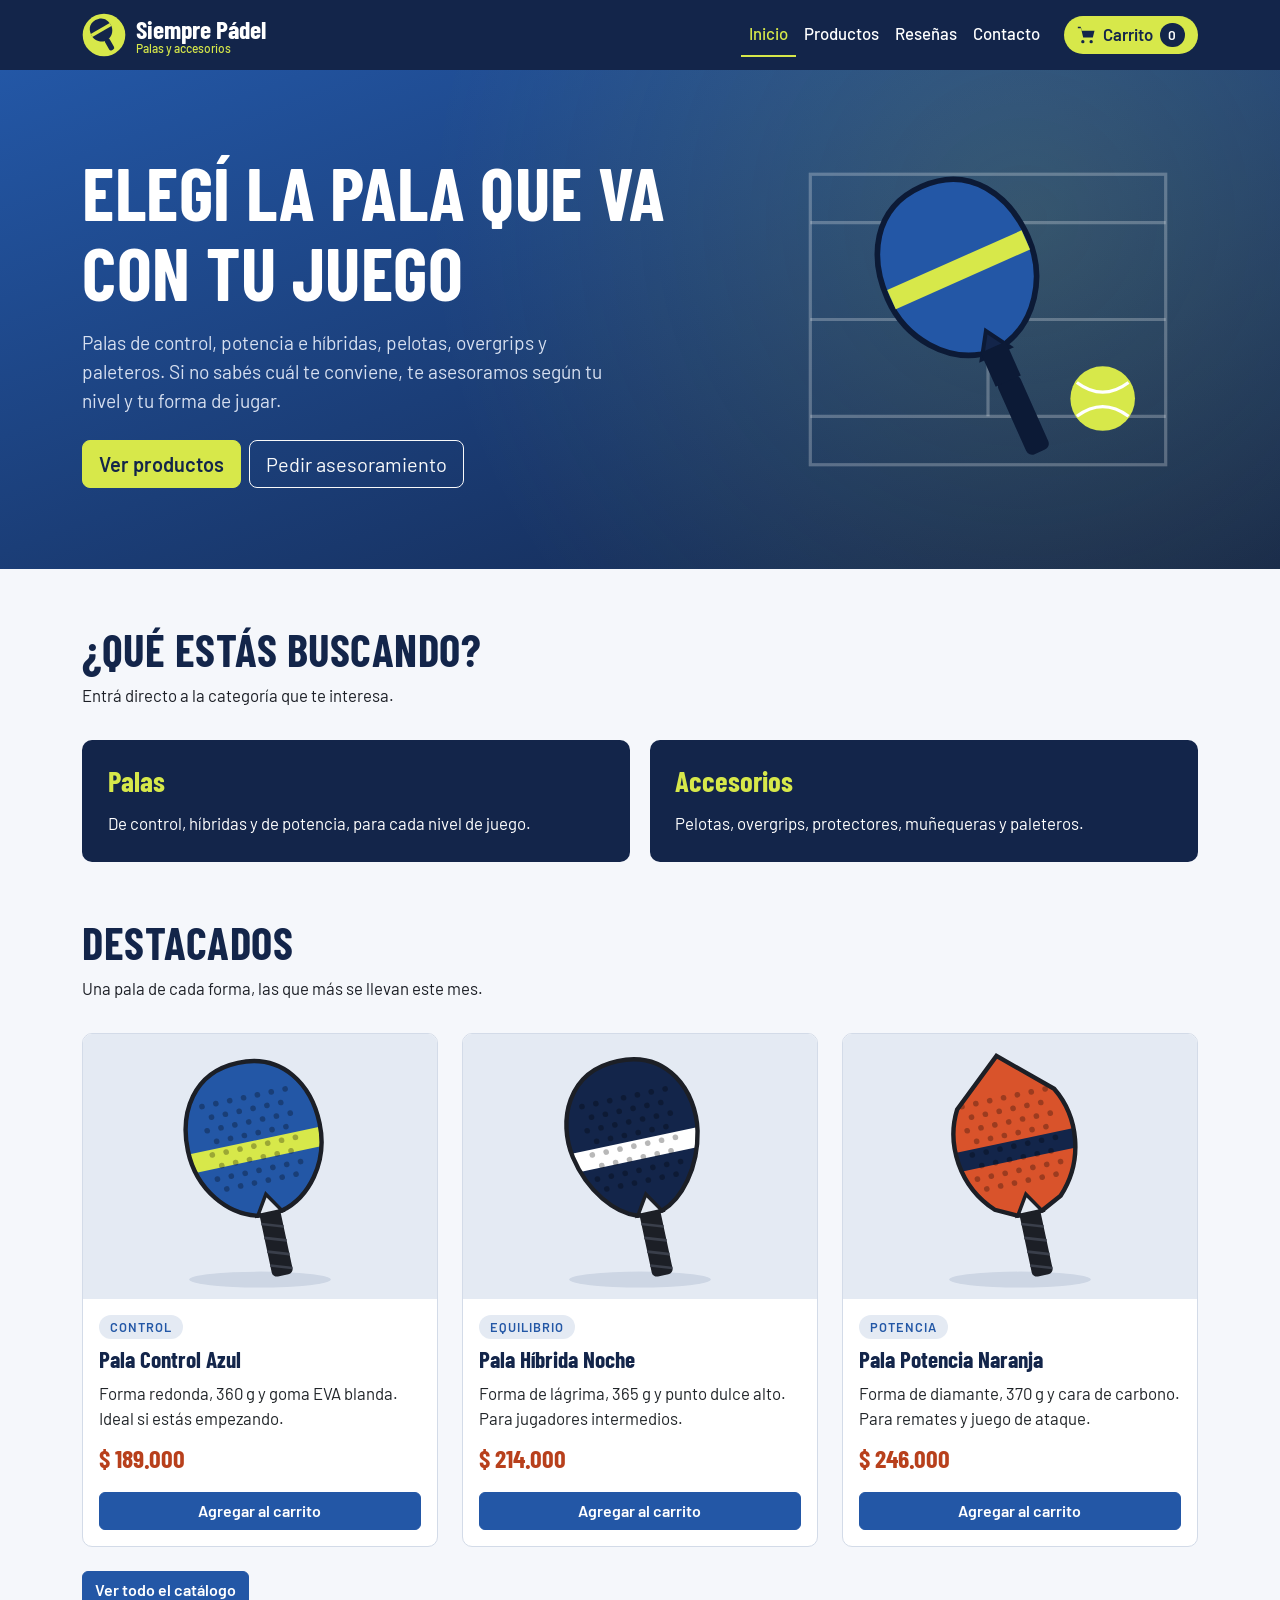
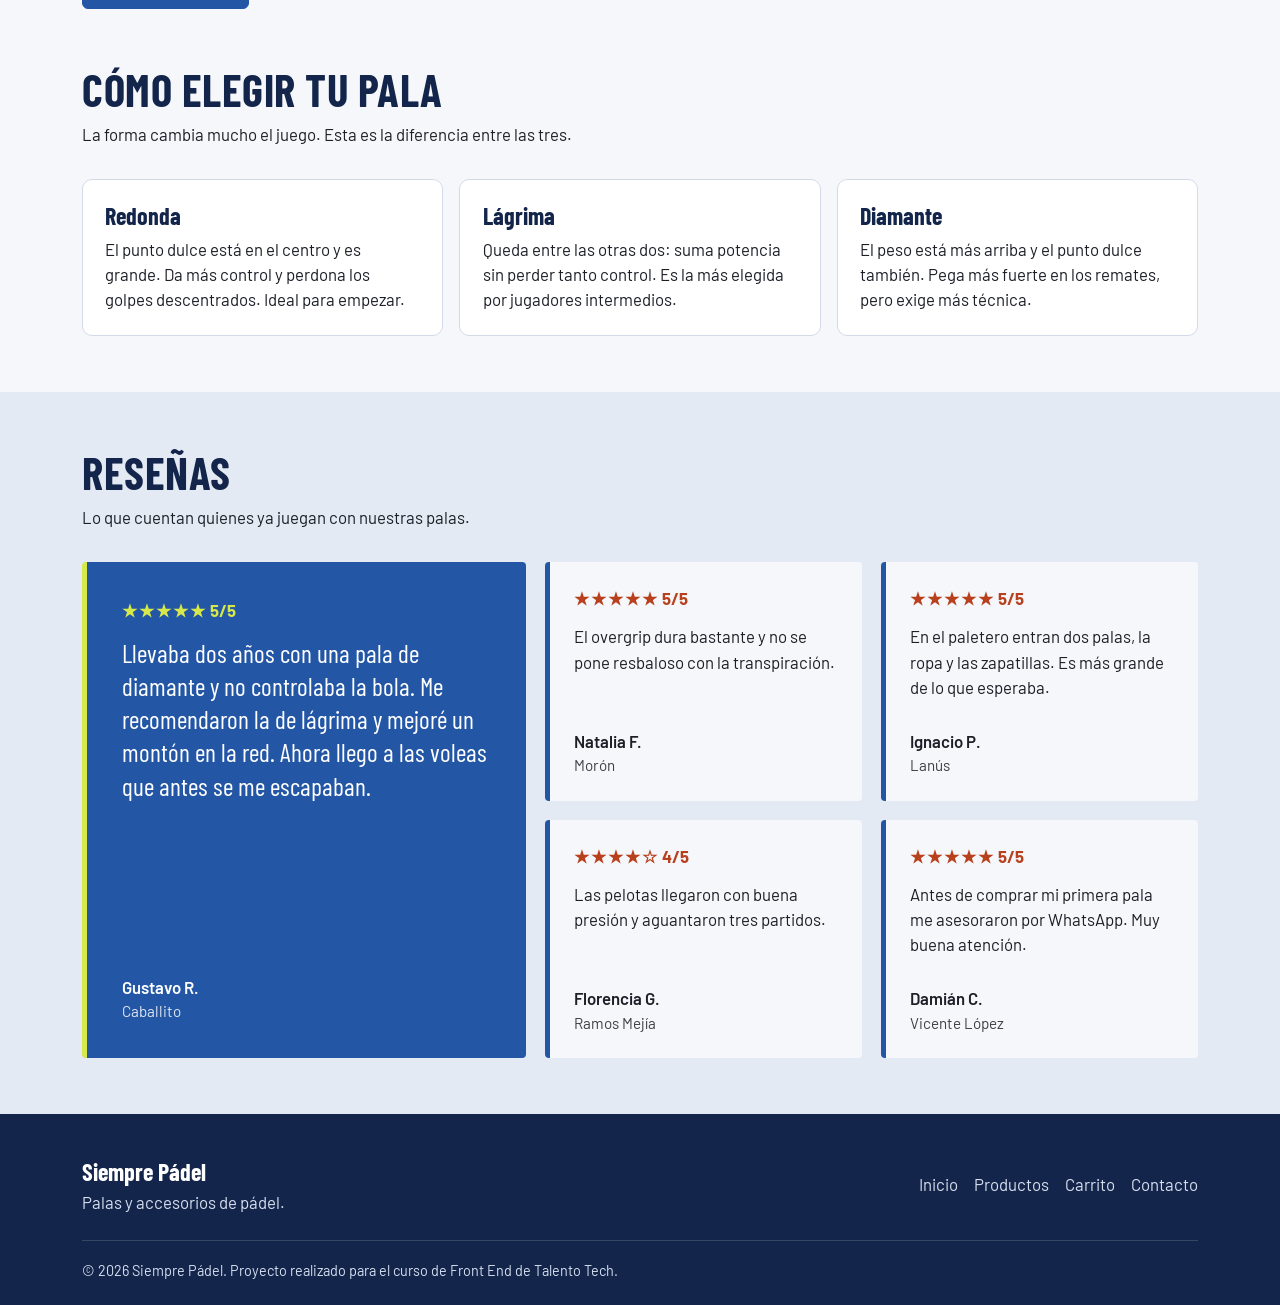
<file: index.html>
<!DOCTYPE html>
<html lang="es">

<head>
    <meta charset="UTF-8">
    <meta name="viewport" content="width=device-width, initial-scale=1.0">
    <title>Siempre Pádel | Palas y accesorios de pádel</title>
    <meta name="description" content="Tienda online de pádel: palas de control, potencia e híbridas, pelotas, overgrips y paleteros con envío a domicilio.">
    <meta name="author" content="Marcelo Martínez">
    <meta name="theme-color" content="#13254a">

    <!-- Datos para cuando se comparte el link en redes -->
    <meta property="og:title" content="Siempre Pádel | Palas y accesorios de pádel">
    <meta property="og:description" content="Tienda online de pádel: palas de control, potencia e híbridas, pelotas, overgrips y paleteros con envío a domicilio.">
    <meta property="og:type" content="website">
    <meta property="og:locale" content="es_AR">

    <!-- Favicon -->
    <link rel="icon" href="img/favicon.svg" type="image/svg+xml">

    <!-- Google Fonts: Barlow Condensed para títulos y Barlow para el texto -->
    <link rel="preconnect" href="https://fonts.googleapis.com">
    <link rel="preconnect" href="https://fonts.gstatic.com" crossorigin>
    <link href="https://fonts.googleapis.com/css2?family=Barlow+Condensed:wght@600;700&family=Barlow:wght@400;500;600&display=swap" rel="stylesheet">

    <!-- Bootstrap y después la hoja de estilos propia -->
    <link rel="preconnect" href="https://cdn.jsdelivr.net">
    <link href="https://cdn.jsdelivr.net/npm/bootstrap@5.3.3/dist/css/bootstrap.min.css" rel="stylesheet">
    <link rel="stylesheet" href="css/styles.css">
</head>

<body data-raiz=".">

    <!-- Enlace para saltear el menú con el teclado (aparece al presionar Tab) -->
    <a href="#contenido" class="saltar">Saltar al contenido</a>

    <!-- ========== ENCABEZADO ========== -->
    <header class="encabezado">
        <nav class="navbar navbar-expand-md navbar-dark" aria-label="Navegación principal">
            <div class="container">
                <a class="navbar-brand logo" href="index.html">
                    <img src="img/logo.svg" alt="" width="44" height="44">
                    <span>Siempre Pádel <small>Palas y accesorios</small></span>
                </a>

                <!-- Acceso al carrito con contador (lo actualiza script.js) -->
                <a class="carrito-link order-md-last ms-auto me-2 ms-md-3 me-md-0" href="pages/carrito.html">
                    <svg width="20" height="20" viewBox="0 0 24 24" aria-hidden="true">
                        <path fill="currentColor" d="M7 18a2 2 0 1 0 0 4 2 2 0 0 0 0-4Zm10 0a2 2 0 1 0 0 4 2 2 0 0 0 0-4ZM5.2 4l.6 3H21l-2 8H7.4L4.4 2H1v2h3.2Z"/>
                    </svg>
                    <span class="carrito-texto">Carrito</span>
                    <span class="contador-carrito">0</span>
                    <span class="visually-hidden">productos</span>
                </a>

                <button class="navbar-toggler" type="button" data-bs-toggle="collapse" data-bs-target="#menu-principal" aria-controls="menu-principal" aria-expanded="false" aria-label="Abrir o cerrar el menú">
                    <span class="navbar-toggler-icon"></span>
                </button>

                <!-- Lista de navegación entre páginas -->
                <div class="collapse navbar-collapse" id="menu-principal">
                    <ul class="navbar-nav ms-auto menu">
                        <li class="nav-item"><a class="nav-link active" aria-current="page" href="index.html">Inicio</a></li>
                        <li class="nav-item"><a class="nav-link" href="pages/productos.html">Productos</a></li>
                        <li class="nav-item"><a class="nav-link" href="index.html#resenias">Reseñas</a></li>
                        <li class="nav-item"><a class="nav-link" href="pages/contacto.html">Contacto</a></li>
                    </ul>
                </div>
            </div>
        </nav>
    </header>

    <main id="contenido">

        <!-- ========== PORTADA ========== -->
        <section class="portada" aria-labelledby="titulo-portada">
            <div class="container portada-contenido">
                <div>
                    <h1 id="titulo-portada">Elegí la pala que va con tu juego</h1>
                    <p class="mb-4">
                        Palas de control, potencia e híbridas, pelotas, overgrips y paleteros.
                        Si no sabés cuál te conviene, te asesoramos según tu nivel y tu forma de jugar.
                    </p>
                    <div class="d-flex flex-wrap gap-2">
                        <a href="pages/productos.html" class="btn btn-pelota btn-lg">Ver productos</a>
                        <a href="pages/contacto.html" class="btn btn-outline-light btn-lg">Pedir asesoramiento</a>
                    </div>
                </div>
                <img class="portada-imagen" src="img/hero.svg" alt="Ilustración de una pala de pádel azul y una pelota sobre las líneas de una cancha" width="520" height="440">
            </div>
        </section>

        <!-- ========== CATEGORÍAS ========== -->
        <section class="seccion" aria-labelledby="titulo-categorias">
            <div class="container">
                <h2 id="titulo-categorias">¿Qué estás buscando?</h2>
                <p class="seccion-intro">Entrá directo a la categoría que te interesa.</p>

                <!-- Los links pasan la categoría por la URL y productos.html la usa para filtrar -->
                <div class="categorias">
                    <a class="categoria" href="pages/productos.html?categoria=palas">
                        <h3>Palas</h3>
                        <span>De control, híbridas y de potencia, para cada nivel de juego.</span>
                    </a>
                    <a class="categoria" href="pages/productos.html?categoria=accesorios">
                        <h3>Accesorios</h3>
                        <span>Pelotas, overgrips, protectores, muñequeras y paleteros.</span>
                    </a>
                </div>
            </div>
        </section>

        <!-- ========== DESTACADOS (se cargan desde la API) ========== -->
        <section id="destacados" class="seccion pt-0" aria-labelledby="titulo-destacados">
            <div class="container">
                <h2 id="titulo-destacados">Destacados</h2>
                <p class="seccion-intro">Una pala de cada forma, las que más se llevan este mes.</p>

                <div class="productos" id="lista-destacados" aria-live="polite">
                    <p class="estado-carga">Cargando productos...</p>
                    <noscript><p class="estado-carga">Para ver los productos necesitás tener JavaScript activado.</p></noscript>
                </div>

                <a href="pages/productos.html" class="btn btn-cancha mt-4">Ver todo el catálogo</a>
            </div>
        </section>

        <!-- ========== CÓMO ELEGIR LA PALA (grilla de Bootstrap) ========== -->
        <section class="seccion pt-0" aria-labelledby="titulo-formas">
            <div class="container">
                <h2 id="titulo-formas">Cómo elegir tu pala</h2>
                <p class="seccion-intro">La forma cambia mucho el juego. Esta es la diferencia entre las tres.</p>

                <div class="row g-3">
                    <div class="col-md-4">
                        <article class="forma-pala">
                            <h3>Redonda</h3>
                            <p class="mb-0">El punto dulce está en el centro y es grande. Da más control y perdona los golpes descentrados. Ideal para empezar.</p>
                        </article>
                    </div>
                    <div class="col-md-4">
                        <article class="forma-pala">
                            <h3>Lágrima</h3>
                            <p class="mb-0">Queda entre las otras dos: suma potencia sin perder tanto control. Es la más elegida por jugadores intermedios.</p>
                        </article>
                    </div>
                    <div class="col-md-4">
                        <article class="forma-pala">
                            <h3>Diamante</h3>
                            <p class="mb-0">El peso está más arriba y el punto dulce también. Pega más fuerte en los remates, pero exige más técnica.</p>
                        </article>
                    </div>
                </div>
            </div>
        </section>

        <!-- ========== RESEÑAS (Grid) ========== -->
        <section id="resenias" class="seccion seccion-resenias" aria-labelledby="titulo-resenias">
            <div class="container">
                <h2 id="titulo-resenias">Reseñas</h2>
                <p class="seccion-intro">Lo que cuentan quienes ya juegan con nuestras palas.</p>

                <div class="resenias">
                    <article class="resenia resenia-destacada">
                        <figure>
                            <p class="resenia-estrellas"><span aria-hidden="true">★★★★★</span> 5/5</p>
                            <blockquote>
                                <p>Llevaba dos años con una pala de diamante y no controlaba la bola. Me recomendaron la de lágrima y mejoré un montón en la red. Ahora llego a las voleas que antes se me escapaban.</p>
                            </blockquote>
                            <figcaption class="resenia-autor">Gustavo R. <span>Caballito</span></figcaption>
                        </figure>
                    </article>

                    <article class="resenia">
                        <figure>
                            <p class="resenia-estrellas"><span aria-hidden="true">★★★★★</span> 5/5</p>
                            <blockquote>
                                <p>El overgrip dura bastante y no se pone resbaloso con la transpiración.</p>
                            </blockquote>
                            <figcaption class="resenia-autor">Natalia F. <span>Morón</span></figcaption>
                        </figure>
                    </article>

                    <article class="resenia">
                        <figure>
                            <p class="resenia-estrellas"><span aria-hidden="true">★★★★★</span> 5/5</p>
                            <blockquote>
                                <p>En el paletero entran dos palas, la ropa y las zapatillas. Es más grande de lo que esperaba.</p>
                            </blockquote>
                            <figcaption class="resenia-autor">Ignacio P. <span>Lanús</span></figcaption>
                        </figure>
                    </article>

                    <article class="resenia">
                        <figure>
                            <p class="resenia-estrellas"><span aria-hidden="true">★★★★☆</span> 4/5</p>
                            <blockquote>
                                <p>Las pelotas llegaron con buena presión y aguantaron tres partidos.</p>
                            </blockquote>
                            <figcaption class="resenia-autor">Florencia G. <span>Ramos Mejía</span></figcaption>
                        </figure>
                    </article>

                    <article class="resenia">
                        <figure>
                            <p class="resenia-estrellas"><span aria-hidden="true">★★★★★</span> 5/5</p>
                            <blockquote>
                                <p>Antes de comprar mi primera pala me asesoraron por WhatsApp. Muy buena atención.</p>
                            </blockquote>
                            <figcaption class="resenia-autor">Damián C. <span>Vicente López</span></figcaption>
                        </figure>
                    </article>

                </div>
            </div>
        </section>

    </main>

    <!-- ========== PIE DE PÁGINA ========== -->
    <footer class="pie">
        <div class="container pie-contenido">
            <div>
                <p class="pie-marca">Siempre Pádel</p>
                <p class="mb-0">Palas y accesorios de pádel.</p>
            </div>

            <nav aria-label="Enlaces del pie de página">
                <ul class="pie-links">
                    <li><a href="index.html">Inicio</a></li>
                    <li><a href="pages/productos.html">Productos</a></li>
                    <li><a href="pages/carrito.html">Carrito</a></li>
                    <li><a href="pages/contacto.html">Contacto</a></li>
                </ul>
            </nav>

            <p class="pie-copy">&copy; <span id="anio">2026</span> Siempre Pádel. Proyecto realizado para el curso de Front End de Talento Tech.</p>
        </div>
    </footer>

    <!-- Bootstrap (menú desplegable y ventana de confirmación) y el script del sitio -->
    <script src="https://cdn.jsdelivr.net/npm/bootstrap@5.3.3/dist/js/bootstrap.bundle.min.js" defer></script>
    <script src="js/script.js" defer></script>

</body>

</html>
</file>
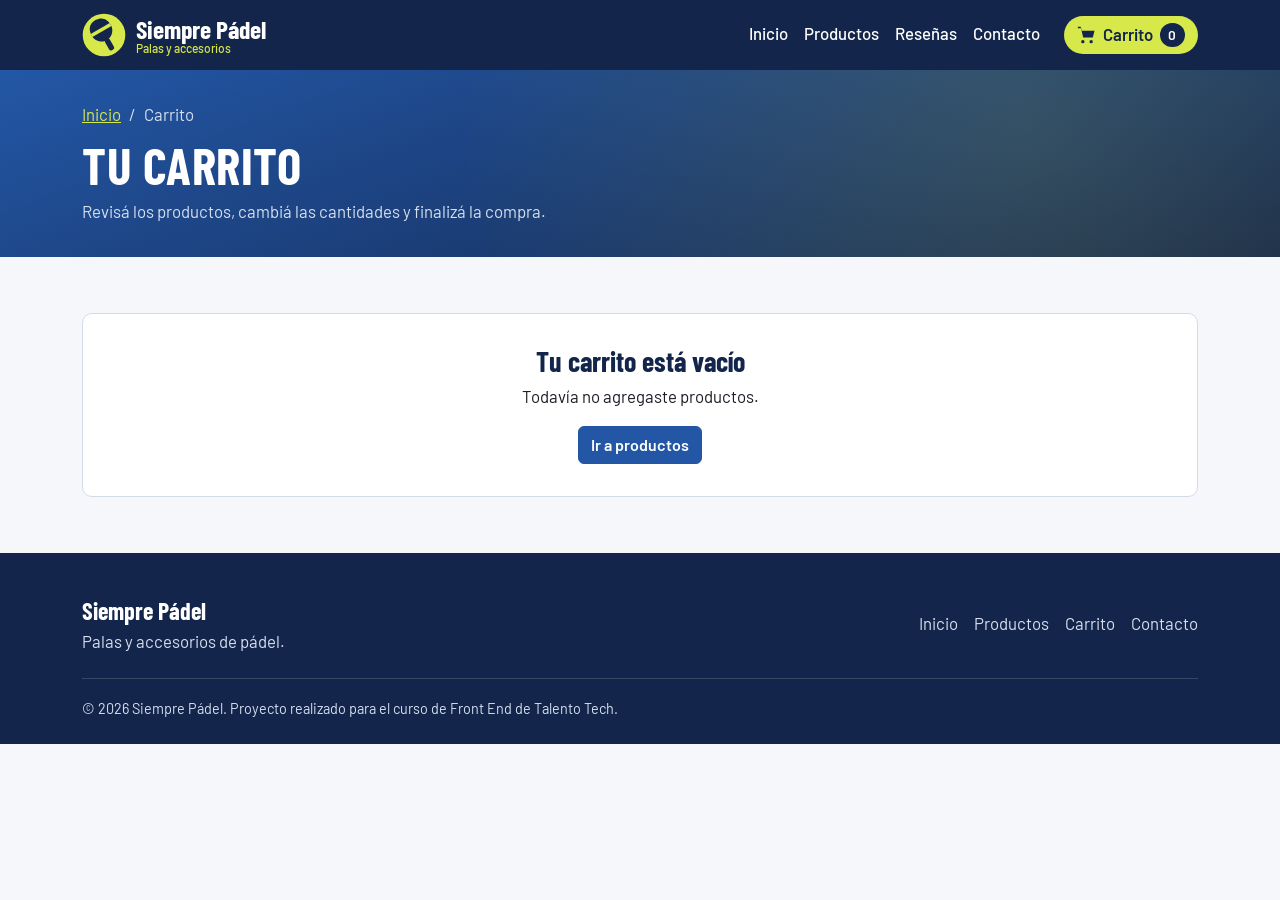
<file: pages/carrito.html>
<!DOCTYPE html>
<html lang="es">

<head>
    <meta charset="UTF-8">
    <meta name="viewport" content="width=device-width, initial-scale=1.0">
    <title>Carrito | Siempre Pádel</title>
    <meta name="description" content="Revisá los productos de tu carrito, cambiá cantidades y finalizá tu compra en Siempre Pádel.">
    <meta name="author" content="Marcelo Martínez">
    <meta name="theme-color" content="#13254a">

    <!-- Datos para cuando se comparte el link en redes -->
    <meta property="og:title" content="Carrito | Siempre Pádel">
    <meta property="og:description" content="Revisá los productos de tu carrito, cambiá cantidades y finalizá tu compra en Siempre Pádel.">
    <meta property="og:type" content="website">
    <meta property="og:locale" content="es_AR">

    <!-- Favicon -->
    <link rel="icon" href="../img/favicon.svg" type="image/svg+xml">

    <!-- Google Fonts: Barlow Condensed para títulos y Barlow para el texto -->
    <link rel="preconnect" href="https://fonts.googleapis.com">
    <link rel="preconnect" href="https://fonts.gstatic.com" crossorigin>
    <link href="https://fonts.googleapis.com/css2?family=Barlow+Condensed:wght@600;700&family=Barlow:wght@400;500;600&display=swap" rel="stylesheet">

    <!-- Bootstrap y después la hoja de estilos propia -->
    <link rel="preconnect" href="https://cdn.jsdelivr.net">
    <link href="https://cdn.jsdelivr.net/npm/bootstrap@5.3.3/dist/css/bootstrap.min.css" rel="stylesheet">
    <link rel="stylesheet" href="../css/styles.css">
</head>

<body data-raiz="..">

    <!-- Enlace para saltear el menú con el teclado (aparece al presionar Tab) -->
    <a href="#contenido" class="saltar">Saltar al contenido</a>

    <!-- ========== ENCABEZADO ========== -->
    <header class="encabezado">
        <nav class="navbar navbar-expand-md navbar-dark" aria-label="Navegación principal">
            <div class="container">
                <a class="navbar-brand logo" href="../index.html">
                    <img src="../img/logo.svg" alt="" width="44" height="44">
                    <span>Siempre Pádel <small>Palas y accesorios</small></span>
                </a>

                <!-- Acceso al carrito con contador (lo actualiza script.js) -->
                <a class="carrito-link order-md-last ms-auto me-2 ms-md-3 me-md-0" href="carrito.html" aria-current="page">
                    <svg width="20" height="20" viewBox="0 0 24 24" aria-hidden="true">
                        <path fill="currentColor" d="M7 18a2 2 0 1 0 0 4 2 2 0 0 0 0-4Zm10 0a2 2 0 1 0 0 4 2 2 0 0 0 0-4ZM5.2 4l.6 3H21l-2 8H7.4L4.4 2H1v2h3.2Z"/>
                    </svg>
                    <span class="carrito-texto">Carrito</span>
                    <span class="contador-carrito">0</span>
                    <span class="visually-hidden">productos</span>
                </a>

                <button class="navbar-toggler" type="button" data-bs-toggle="collapse" data-bs-target="#menu-principal" aria-controls="menu-principal" aria-expanded="false" aria-label="Abrir o cerrar el menú">
                    <span class="navbar-toggler-icon"></span>
                </button>

                <!-- Lista de navegación entre páginas -->
                <div class="collapse navbar-collapse" id="menu-principal">
                    <ul class="navbar-nav ms-auto menu">
                        <li class="nav-item"><a class="nav-link" href="../index.html">Inicio</a></li>
                        <li class="nav-item"><a class="nav-link" href="productos.html">Productos</a></li>
                        <li class="nav-item"><a class="nav-link" href="../index.html#resenias">Reseñas</a></li>
                        <li class="nav-item"><a class="nav-link" href="contacto.html">Contacto</a></li>
                    </ul>
                </div>
            </div>
        </nav>
    </header>

    <main id="contenido">

        <!-- Cabecera de la página con la ruta de navegación -->
        <section class="cabecera-pagina" aria-labelledby="titulo-pagina">
            <div class="container">
                <nav aria-label="Ruta de navegación">
                    <ol class="breadcrumb">
                        <li class="breadcrumb-item"><a href="../index.html">Inicio</a></li>
                        <li class="breadcrumb-item active" aria-current="page">Carrito</li>
                    </ol>
                </nav>
                <h1 id="titulo-pagina">Tu carrito</h1>
                <p>Revisá los productos, cambiá las cantidades y finalizá la compra.</p>
            </div>
        </section>

        <section class="seccion" aria-labelledby="titulo-carrito">
            <div class="container">
                <h2 id="titulo-carrito" class="visually-hidden" tabindex="-1">Productos en el carrito</h2>

                <!-- Mensaje cuando el carrito está vacío -->
                <div id="carrito-vacio" class="carrito-vacio" hidden>
                    <h3>Tu carrito está vacío</h3>
                    <p>Todavía no agregaste productos.</p>
                    <a href="productos.html" class="btn btn-cancha">Ir a productos</a>
                </div>

                <!-- Mensaje al confirmar la compra -->
                <div id="compra-exitosa" class="compra-exitosa" hidden>
                    <h2 tabindex="-1">¡Gracias por tu compra!</h2>
                    <p>Tu número de pedido es <strong id="numero-pedido"></strong>. Te vamos a escribir para coordinar el pago y el envío.</p>
                    <a href="productos.html" class="btn btn-cancha">Seguir comprando</a>
                </div>

                <!-- Lista de productos y resumen (Bootstrap: dos columnas en escritorio) -->
                <div id="carrito-contenido" class="row g-4" hidden>
                    <div class="col-lg-8">
                        <ul id="carrito-items" class="carrito-lista"></ul>
                        <button type="button" id="vaciar-carrito" class="btn btn-outline-danger">Vaciar carrito</button>
                    </div>

                    <div class="col-lg-4">
                        <aside class="carrito-resumen" aria-labelledby="titulo-resumen">
                            <h2 id="titulo-resumen">Resumen</h2>
                            <p class="mb-1">Productos: <span id="carrito-cantidad">0 productos</span></p>
                            <p class="mb-1">Total:</p>
                            <p id="carrito-total" class="carrito-total" aria-live="polite">$ 0</p>
                            <button type="button" class="btn btn-pelota btn-lg w-100" data-bs-toggle="modal" data-bs-target="#modal-compra">Finalizar compra</button>
                            <a href="productos.html" class="btn btn-borde w-100 mt-2">Seguir comprando</a>
                        </aside>
                    </div>
                </div>
            </div>
        </section>

        <!-- Ventana de confirmación de compra (modal de Bootstrap) -->
        <div class="modal fade" id="modal-compra" tabindex="-1" aria-labelledby="titulo-modal" aria-hidden="true">
            <div class="modal-dialog modal-dialog-centered">
                <div class="modal-content">
                    <div class="modal-header">
                        <h2 class="modal-title fs-4" id="titulo-modal">Confirmar compra</h2>
                        <button type="button" class="btn-close" data-bs-dismiss="modal" aria-label="Cerrar"></button>
                    </div>
                    <div class="modal-body">
                        <ul id="resumen-compra"></ul>
                        <p class="fw-semibold mb-0">Total: <span id="resumen-total"></span></p>
                    </div>
                    <div class="modal-footer">
                        <button type="button" class="btn btn-outline-secondary" data-bs-dismiss="modal">Volver</button>
                        <button type="button" id="confirmar-compra" class="btn btn-cancha">Confirmar compra</button>
                    </div>
                </div>
            </div>
        </div>

    </main>

    <!-- ========== PIE DE PÁGINA ========== -->
    <footer class="pie">
        <div class="container pie-contenido">
            <div>
                <p class="pie-marca">Siempre Pádel</p>
                <p class="mb-0">Palas y accesorios de pádel.</p>
            </div>

            <nav aria-label="Enlaces del pie de página">
                <ul class="pie-links">
                    <li><a href="../index.html">Inicio</a></li>
                    <li><a href="productos.html">Productos</a></li>
                    <li><a href="carrito.html">Carrito</a></li>
                    <li><a href="contacto.html">Contacto</a></li>
                </ul>
            </nav>

            <p class="pie-copy">&copy; <span id="anio">2026</span> Siempre Pádel. Proyecto realizado para el curso de Front End de Talento Tech.</p>
        </div>
    </footer>

    <!-- Bootstrap (menú desplegable y ventana de confirmación) y el script del sitio -->
    <script src="https://cdn.jsdelivr.net/npm/bootstrap@5.3.3/dist/js/bootstrap.bundle.min.js" defer></script>
    <script src="../js/script.js" defer></script>

</body>

</html>
</file>
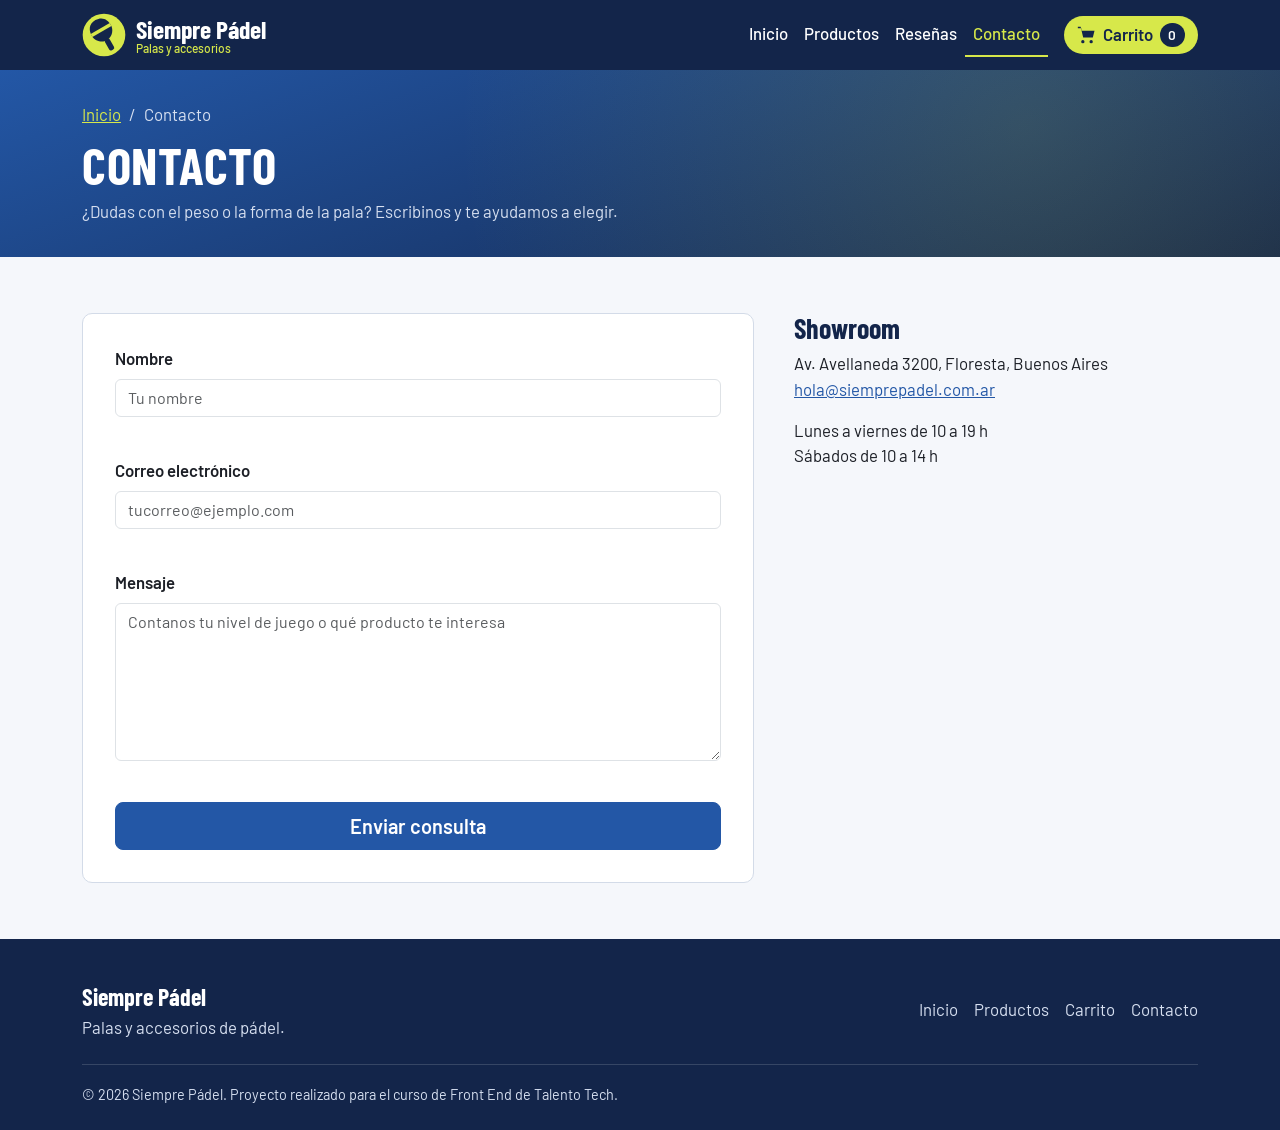
<file: pages/contacto.html>
<!DOCTYPE html>
<html lang="es">

<head>
    <meta charset="UTF-8">
    <meta name="viewport" content="width=device-width, initial-scale=1.0">
    <title>Contacto | Siempre Pádel</title>
    <meta name="description" content="Escribinos para consultar por stock, formas de pago o para que te ayudemos a elegir tu pala de pádel.">
    <meta name="author" content="Marcelo Martínez">
    <meta name="theme-color" content="#13254a">

    <!-- Datos para cuando se comparte el link en redes -->
    <meta property="og:title" content="Contacto | Siempre Pádel">
    <meta property="og:description" content="Escribinos para consultar por stock, formas de pago o para que te ayudemos a elegir tu pala de pádel.">
    <meta property="og:type" content="website">
    <meta property="og:locale" content="es_AR">

    <!-- Favicon -->
    <link rel="icon" href="../img/favicon.svg" type="image/svg+xml">

    <!-- Google Fonts: Barlow Condensed para títulos y Barlow para el texto -->
    <link rel="preconnect" href="https://fonts.googleapis.com">
    <link rel="preconnect" href="https://fonts.gstatic.com" crossorigin>
    <link href="https://fonts.googleapis.com/css2?family=Barlow+Condensed:wght@600;700&family=Barlow:wght@400;500;600&display=swap" rel="stylesheet">

    <!-- Bootstrap y después la hoja de estilos propia -->
    <link rel="preconnect" href="https://cdn.jsdelivr.net">
    <link href="https://cdn.jsdelivr.net/npm/bootstrap@5.3.3/dist/css/bootstrap.min.css" rel="stylesheet">
    <link rel="stylesheet" href="../css/styles.css">
</head>

<body data-raiz="..">

    <!-- Enlace para saltear el menú con el teclado (aparece al presionar Tab) -->
    <a href="#contenido" class="saltar">Saltar al contenido</a>

    <!-- ========== ENCABEZADO ========== -->
    <header class="encabezado">
        <nav class="navbar navbar-expand-md navbar-dark" aria-label="Navegación principal">
            <div class="container">
                <a class="navbar-brand logo" href="../index.html">
                    <img src="../img/logo.svg" alt="" width="44" height="44">
                    <span>Siempre Pádel <small>Palas y accesorios</small></span>
                </a>

                <!-- Acceso al carrito con contador (lo actualiza script.js) -->
                <a class="carrito-link order-md-last ms-auto me-2 ms-md-3 me-md-0" href="carrito.html">
                    <svg width="20" height="20" viewBox="0 0 24 24" aria-hidden="true">
                        <path fill="currentColor" d="M7 18a2 2 0 1 0 0 4 2 2 0 0 0 0-4Zm10 0a2 2 0 1 0 0 4 2 2 0 0 0 0-4ZM5.2 4l.6 3H21l-2 8H7.4L4.4 2H1v2h3.2Z"/>
                    </svg>
                    <span class="carrito-texto">Carrito</span>
                    <span class="contador-carrito">0</span>
                    <span class="visually-hidden">productos</span>
                </a>

                <button class="navbar-toggler" type="button" data-bs-toggle="collapse" data-bs-target="#menu-principal" aria-controls="menu-principal" aria-expanded="false" aria-label="Abrir o cerrar el menú">
                    <span class="navbar-toggler-icon"></span>
                </button>

                <!-- Lista de navegación entre páginas -->
                <div class="collapse navbar-collapse" id="menu-principal">
                    <ul class="navbar-nav ms-auto menu">
                        <li class="nav-item"><a class="nav-link" href="../index.html">Inicio</a></li>
                        <li class="nav-item"><a class="nav-link" href="productos.html">Productos</a></li>
                        <li class="nav-item"><a class="nav-link" href="../index.html#resenias">Reseñas</a></li>
                        <li class="nav-item"><a class="nav-link active" aria-current="page" href="contacto.html">Contacto</a></li>
                    </ul>
                </div>
            </div>
        </nav>
    </header>

    <main id="contenido">

        <!-- Cabecera de la página con la ruta de navegación -->
        <section class="cabecera-pagina" aria-labelledby="titulo-pagina">
            <div class="container">
                <nav aria-label="Ruta de navegación">
                    <ol class="breadcrumb">
                        <li class="breadcrumb-item"><a href="../index.html">Inicio</a></li>
                        <li class="breadcrumb-item active" aria-current="page">Contacto</li>
                    </ol>
                </nav>
                <h1 id="titulo-pagina">Contacto</h1>
                <p>¿Dudas con el peso o la forma de la pala? Escribinos y te ayudamos a elegir.</p>
            </div>
        </section>

        <!-- ========== CONTACTO (Formspree + Media Queries) ========== -->
        <section class="seccion" aria-labelledby="titulo-formulario">
            <div class="container">
                <h2 id="titulo-formulario" class="visually-hidden">Formulario de contacto</h2>

                <div class="contacto">

                    <!-- Formulario de contacto: script.js lo valida y lo envía a Formspree -->
                    <form class="formulario" id="form-contacto" action="https://formspree.io/f/mppqljwp" method="POST" novalidate>
                        <div>
                            <label for="nombre" class="form-label">Nombre</label>
                            <input type="text" id="nombre" name="nombre" class="form-control" placeholder="Tu nombre" autocomplete="name" required aria-describedby="error-nombre">
                            <p id="error-nombre" class="error-campo"></p>
                        </div>

                        <div>
                            <label for="email" class="form-label">Correo electrónico</label>
                            <input type="email" id="email" name="email" class="form-control" placeholder="tucorreo@ejemplo.com" autocomplete="email" required aria-describedby="error-email">
                            <p id="error-email" class="error-campo"></p>
                        </div>

                        <div>
                            <label for="mensaje" class="form-label">Mensaje</label>
                            <textarea id="mensaje" name="mensaje" class="form-control" rows="6" placeholder="Contanos tu nivel de juego o qué producto te interesa" required aria-describedby="error-mensaje"></textarea>
                            <p id="error-mensaje" class="error-campo"></p>
                        </div>

                        <!-- Campo trampa para bots: Formspree descarta los envíos que lo completan -->
                        <input type="text" name="_gotcha" class="d-none" tabindex="-1" autocomplete="off" aria-hidden="true">

                        <!-- Asunto del mail que llega desde Formspree -->
                        <input type="hidden" name="_subject" value="Consulta desde la web de Siempre Pádel">

                        <button type="submit" class="btn btn-cancha btn-lg">Enviar consulta</button>

                        <!-- Resultado del envío -->
                        <p id="estado-formulario" class="estado-formulario" role="status" aria-live="polite"></p>
                    </form>

                    <div class="contacto-info">
                        <h3>Showroom</h3>
                        <address>
                            Av. Avellaneda 3200, Floresta, Buenos Aires<br>
                            <a href="mailto:hola@siemprepadel.com.ar">hola@siemprepadel.com.ar</a>
                        </address>
                        <p>Lunes a viernes de 10 a 19 h<br>Sábados de 10 a 14 h</p>

                        <!-- Mapa de Google Maps embebido con iframe -->
                        <div class="mapa">
                            <iframe
                                src="https://www.google.com/maps?q=Av.+Avellaneda+3200,+Buenos+Aires&output=embed"
                                title="Ubicación del showroom de Siempre Pádel en Google Maps"
                                loading="lazy"
                                referrerpolicy="no-referrer-when-downgrade">
                            </iframe>
                        </div>
                    </div>

                </div>
            </div>
        </section>

    </main>

    <!-- ========== PIE DE PÁGINA ========== -->
    <footer class="pie">
        <div class="container pie-contenido">
            <div>
                <p class="pie-marca">Siempre Pádel</p>
                <p class="mb-0">Palas y accesorios de pádel.</p>
            </div>

            <nav aria-label="Enlaces del pie de página">
                <ul class="pie-links">
                    <li><a href="../index.html">Inicio</a></li>
                    <li><a href="productos.html">Productos</a></li>
                    <li><a href="carrito.html">Carrito</a></li>
                    <li><a href="contacto.html">Contacto</a></li>
                </ul>
            </nav>

            <p class="pie-copy">&copy; <span id="anio">2026</span> Siempre Pádel. Proyecto realizado para el curso de Front End de Talento Tech.</p>
        </div>
    </footer>

    <!-- Bootstrap (menú desplegable y ventana de confirmación) y el script del sitio -->
    <script src="https://cdn.jsdelivr.net/npm/bootstrap@5.3.3/dist/js/bootstrap.bundle.min.js" defer></script>
    <script src="../js/script.js" defer></script>

</body>

</html>
</file>
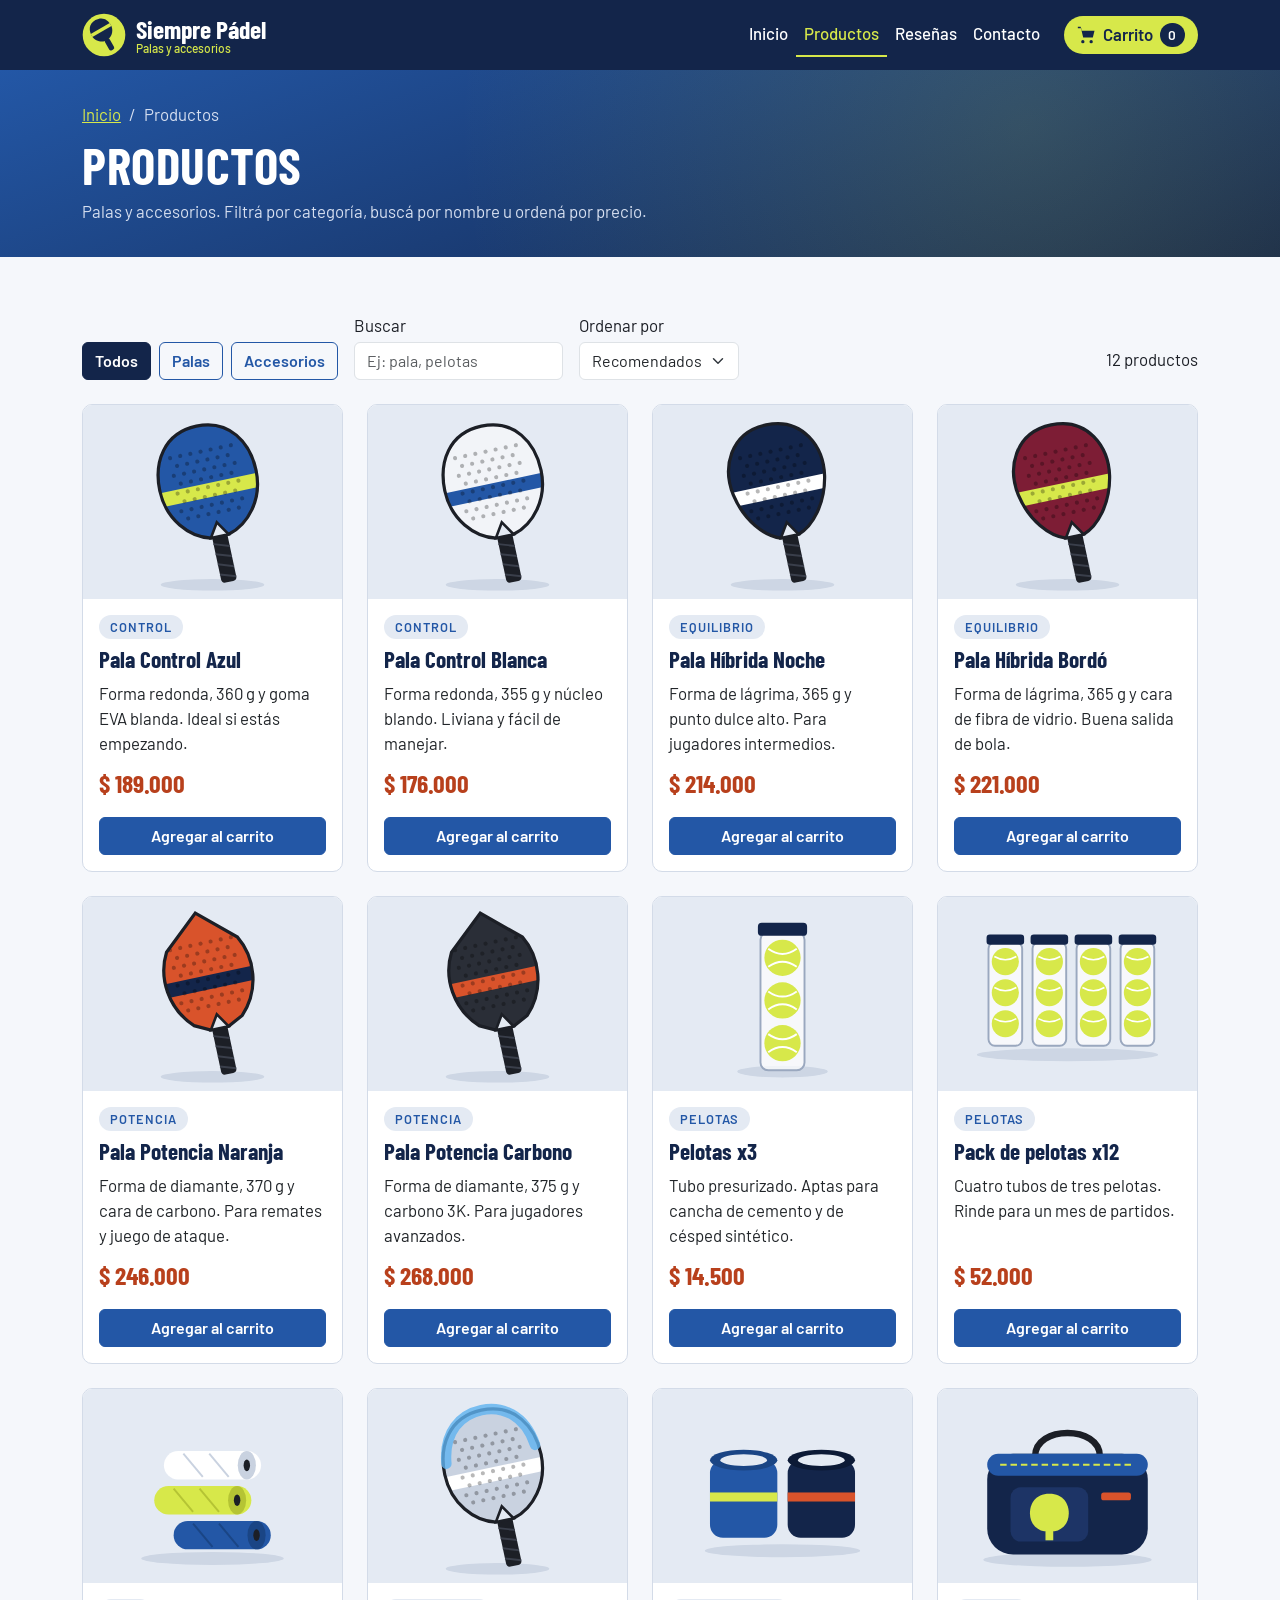
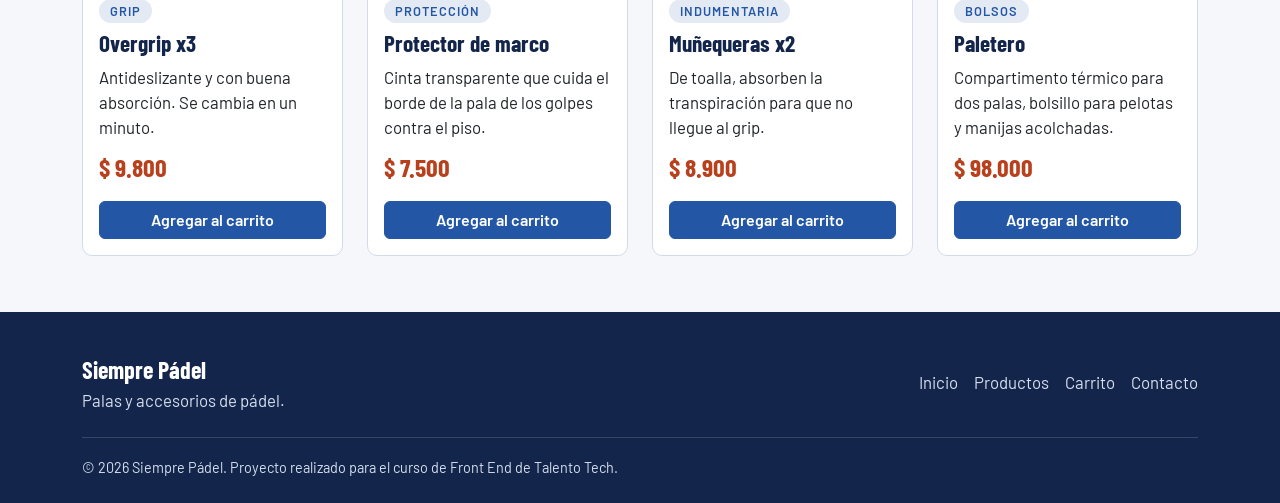
<file: pages/productos.html>
<!DOCTYPE html>
<html lang="es">

<head>
    <meta charset="UTF-8">
    <meta name="viewport" content="width=device-width, initial-scale=1.0">
    <title>Productos | Siempre Pádel</title>
    <meta name="description" content="Catálogo de palas de pádel de control, híbridas y de potencia, y accesorios: pelotas, overgrips, protectores y paleteros.">
    <meta name="author" content="Marcelo Martínez">
    <meta name="theme-color" content="#13254a">

    <!-- Datos para cuando se comparte el link en redes -->
    <meta property="og:title" content="Productos | Siempre Pádel">
    <meta property="og:description" content="Catálogo de palas de pádel de control, híbridas y de potencia, y accesorios: pelotas, overgrips, protectores y paleteros.">
    <meta property="og:type" content="website">
    <meta property="og:locale" content="es_AR">

    <!-- Favicon -->
    <link rel="icon" href="../img/favicon.svg" type="image/svg+xml">

    <!-- Google Fonts: Barlow Condensed para títulos y Barlow para el texto -->
    <link rel="preconnect" href="https://fonts.googleapis.com">
    <link rel="preconnect" href="https://fonts.gstatic.com" crossorigin>
    <link href="https://fonts.googleapis.com/css2?family=Barlow+Condensed:wght@600;700&family=Barlow:wght@400;500;600&display=swap" rel="stylesheet">

    <!-- Bootstrap y después la hoja de estilos propia -->
    <link rel="preconnect" href="https://cdn.jsdelivr.net">
    <link href="https://cdn.jsdelivr.net/npm/bootstrap@5.3.3/dist/css/bootstrap.min.css" rel="stylesheet">
    <link rel="stylesheet" href="../css/styles.css">
</head>

<body data-raiz="..">

    <!-- Enlace para saltear el menú con el teclado (aparece al presionar Tab) -->
    <a href="#contenido" class="saltar">Saltar al contenido</a>

    <!-- ========== ENCABEZADO ========== -->
    <header class="encabezado">
        <nav class="navbar navbar-expand-md navbar-dark" aria-label="Navegación principal">
            <div class="container">
                <a class="navbar-brand logo" href="../index.html">
                    <img src="../img/logo.svg" alt="" width="44" height="44">
                    <span>Siempre Pádel <small>Palas y accesorios</small></span>
                </a>

                <!-- Acceso al carrito con contador (lo actualiza script.js) -->
                <a class="carrito-link order-md-last ms-auto me-2 ms-md-3 me-md-0" href="carrito.html">
                    <svg width="20" height="20" viewBox="0 0 24 24" aria-hidden="true">
                        <path fill="currentColor" d="M7 18a2 2 0 1 0 0 4 2 2 0 0 0 0-4Zm10 0a2 2 0 1 0 0 4 2 2 0 0 0 0-4ZM5.2 4l.6 3H21l-2 8H7.4L4.4 2H1v2h3.2Z"/>
                    </svg>
                    <span class="carrito-texto">Carrito</span>
                    <span class="contador-carrito">0</span>
                    <span class="visually-hidden">productos</span>
                </a>

                <button class="navbar-toggler" type="button" data-bs-toggle="collapse" data-bs-target="#menu-principal" aria-controls="menu-principal" aria-expanded="false" aria-label="Abrir o cerrar el menú">
                    <span class="navbar-toggler-icon"></span>
                </button>

                <!-- Lista de navegación entre páginas -->
                <div class="collapse navbar-collapse" id="menu-principal">
                    <ul class="navbar-nav ms-auto menu">
                        <li class="nav-item"><a class="nav-link" href="../index.html">Inicio</a></li>
                        <li class="nav-item"><a class="nav-link active" aria-current="page" href="productos.html">Productos</a></li>
                        <li class="nav-item"><a class="nav-link" href="../index.html#resenias">Reseñas</a></li>
                        <li class="nav-item"><a class="nav-link" href="contacto.html">Contacto</a></li>
                    </ul>
                </div>
            </div>
        </nav>
    </header>

    <main id="contenido">

        <!-- Cabecera de la página con la ruta de navegación -->
        <section class="cabecera-pagina" aria-labelledby="titulo-pagina">
            <div class="container">
                <nav aria-label="Ruta de navegación">
                    <ol class="breadcrumb">
                        <li class="breadcrumb-item"><a href="../index.html">Inicio</a></li>
                        <li class="breadcrumb-item active" aria-current="page">Productos</li>
                    </ol>
                </nav>
                <h1 id="titulo-pagina">Productos</h1>
                <p>Palas y accesorios. Filtrá por categoría, buscá por nombre u ordená por precio.</p>
            </div>
        </section>

        <!-- ========== CATÁLOGO (se carga desde la API) ========== -->
        <section class="seccion" aria-labelledby="titulo-catalogo">
            <div class="container">
                <h2 id="titulo-catalogo" class="visually-hidden">Catálogo</h2>

                <!-- Filtros, búsqueda y orden -->
                <div class="filtros">
                    <div class="filtros-botones" role="group" aria-label="Filtrar por categoría">
                        <button type="button" class="btn btn-filtro" data-filtro="todos" aria-pressed="true">Todos</button>
                        <button type="button" class="btn btn-filtro" data-filtro="palas" aria-pressed="false">Palas</button>
                        <button type="button" class="btn btn-filtro" data-filtro="accesorios" aria-pressed="false">Accesorios</button>
                    </div>

                    <div>
                        <label for="buscar" class="form-label mb-1">Buscar</label>
                        <input type="search" id="buscar" class="form-control" placeholder="Ej: pala, pelotas">
                    </div>

                    <div>
                        <label for="orden" class="form-label mb-1">Ordenar por</label>
                        <select id="orden" class="form-select">
                            <option value="">Recomendados</option>
                            <option value="menor">Menor precio</option>
                            <option value="mayor">Mayor precio</option>
                        </select>
                    </div>

                    <p id="cantidad-resultados" class="mb-2 ms-md-auto" aria-live="polite"></p>
                </div>

                <div class="productos" id="lista-productos">
                    <p class="estado-carga">Cargando productos...</p>
                    <noscript><p class="estado-carga">Para ver los productos necesitás tener JavaScript activado.</p></noscript>
                </div>
            </div>
        </section>

    </main>

    <!-- ========== PIE DE PÁGINA ========== -->
    <footer class="pie">
        <div class="container pie-contenido">
            <div>
                <p class="pie-marca">Siempre Pádel</p>
                <p class="mb-0">Palas y accesorios de pádel.</p>
            </div>

            <nav aria-label="Enlaces del pie de página">
                <ul class="pie-links">
                    <li><a href="../index.html">Inicio</a></li>
                    <li><a href="productos.html">Productos</a></li>
                    <li><a href="carrito.html">Carrito</a></li>
                    <li><a href="contacto.html">Contacto</a></li>
                </ul>
            </nav>

            <p class="pie-copy">&copy; <span id="anio">2026</span> Siempre Pádel. Proyecto realizado para el curso de Front End de Talento Tech.</p>
        </div>
    </footer>

    <!-- Bootstrap (menú desplegable y ventana de confirmación) y el script del sitio -->
    <script src="https://cdn.jsdelivr.net/npm/bootstrap@5.3.3/dist/js/bootstrap.bundle.min.js" defer></script>
    <script src="../js/script.js" defer></script>

</body>

</html>
</file>
<file: css/styles.css>
/* =========================================================
   Siempre Pádel - Hoja de estilos
   Se carga después de Bootstrap para ajustar sus estilos y
   sumar los propios del sitio. Enfoque mobile first: primero
   celular y después las media queries para pantallas grandes.
   ========================================================= */


/* ---------- Variables de color y tipografía ---------- */
:root {
    --azul-cancha: #2357a6;
    --azul-noche: #13254a;
    --azul-oscuro: #0c1a36;
    --celeste: #e4eaf3;
    --fondo: #f5f7fb;
    --naranja: #b8401c;
    --amarillo-pelota: #d7e84a;
    --texto: #1c1f26;
    --borde: #d3dbe8;
    --error: #a33a1f;

    --fuente-titulos: "Barlow Condensed", "Arial Narrow", Arial, sans-serif;
    --fuente-texto: "Barlow", "Segoe UI", Arial, sans-serif;

    /* Colores de los links de Bootstrap con los de la marca */
    --bs-link-color-rgb: 35, 87, 166;
    --bs-link-hover-color-rgb: 19, 37, 74;
}


/* ---------- Base ---------- */
html {
    scroll-behavior: smooth;
    /* Compensa la altura del header fijo al usar los links internos */
    scroll-padding-top: 90px;
}

body {
    font-family: var(--fuente-texto);
    font-size: 1.05rem;
    color: var(--texto);
    background-color: var(--fondo);
}

h1,
h2,
h3 {
    font-family: var(--fuente-titulos);
    font-weight: 700;
    line-height: 1.1;
    color: var(--azul-noche);
}

/* Títulos principales en mayúsculas, con estilo deportivo */
h1,
h2 {
    text-transform: uppercase;
    letter-spacing: 0.5px;
}

img {
    max-width: 100%;
    height: auto;
}

/* Enlace "Saltar al contenido": queda oculto arriba y baja al recibir el foco */
.saltar {
    position: absolute;
    top: -4rem;
    left: 1rem;
    z-index: 2000;
    padding: 0.6rem 1rem;
    background-color: var(--amarillo-pelota);
    color: var(--azul-noche);
    font-weight: 600;
}

.saltar:focus {
    top: 1rem;
}

/* Foco visible para quien navega con teclado */
a:focus-visible,
button:focus-visible,
input:focus-visible,
select:focus-visible,
textarea:focus-visible {
    outline: 3px solid var(--naranja);
    outline-offset: 2px;
    box-shadow: none;
}


/* Bootstrap marca el foco con una sombra azul; acá se usa el contorno de arriba */
.form-control:focus,
.form-select:focus {
    border-color: var(--azul-cancha);
    box-shadow: none;
}


/* ---------- Botones propios ---------- */
.btn-cancha {
    background-color: var(--azul-cancha);
    border-color: var(--azul-cancha);
    color: #ffffff;
    font-weight: 600;
}

.btn-cancha:hover,
.btn-cancha:focus {
    background-color: var(--azul-noche);
    border-color: var(--azul-noche);
    color: #ffffff;
}

.btn-pelota {
    background-color: var(--amarillo-pelota);
    border-color: var(--amarillo-pelota);
    color: var(--azul-noche);
    font-weight: 600;
}

.btn-pelota:hover,
.btn-pelota:focus {
    background-color: #e3f07a;
    border-color: #e3f07a;
    color: var(--azul-noche);
}

.btn-borde {
    border: 1px solid var(--azul-cancha);
    color: var(--azul-cancha);
    font-weight: 600;
}

.btn-borde:hover,
.btn-borde:focus {
    background-color: var(--celeste);
    color: var(--azul-noche);
}


/* =========================================================
   HEADER Y NAVEGACIÓN
   ========================================================= */
.encabezado {
    position: sticky;
    top: 0;
    z-index: 1000;
    background-color: var(--azul-noche);
}

.logo {
    display: flex;
    align-items: center;
    gap: 0.6rem;
    font-family: var(--fuente-titulos);
    font-size: 1.35rem;
    font-weight: 700;
    line-height: 1;
}

.logo small {
    display: block;
    font-family: var(--fuente-texto);
    font-size: 0.75rem;
    font-weight: 500;
    color: var(--amarillo-pelota);
}

/* Lista de navegación */
.menu .nav-link {
    color: #ffffff;
    font-weight: 500;
    border-bottom: 2px solid transparent;
}

.menu .nav-link:hover,
.menu .nav-link.active {
    color: var(--amarillo-pelota);
    border-bottom-color: var(--amarillo-pelota);
}

/* Acceso al carrito con el contador */
.carrito-link {
    display: flex;
    align-items: center;
    gap: 0.4rem;
    padding: 0.4rem 0.8rem;
    border-radius: 20px;
    background-color: var(--amarillo-pelota);
    color: var(--azul-noche);
    font-weight: 600;
    text-decoration: none;
}

.carrito-link:hover {
    background-color: #e3f07a;
    color: var(--azul-noche);
}

/* En celular la palabra "Carrito" se oculta a la vista pero la leen los lectores de pantalla */
.carrito-texto {
    position: absolute;
    width: 1px;
    height: 1px;
    overflow: hidden;
    clip: rect(0 0 0 0);
    white-space: nowrap;
}

.contador-carrito {
    min-width: 1.6rem;
    padding: 0.1rem 0.4rem;
    border-radius: 20px;
    background-color: var(--azul-noche);
    color: #ffffff;
    font-size: 0.85rem;
    text-align: center;
}


/* =========================================================
   PORTADA Y CABECERA DE PÁGINAS (background degradado)
   ========================================================= */
.portada,
.cabecera-pagina {
    color: #ffffff;
    /* Dos degradados combinados: un brillo radial y el azul de base */
    background:
        radial-gradient(circle at 80% 30%, rgba(215, 232, 74, 0.15), transparent 55%),
        linear-gradient(160deg, var(--azul-cancha) 0%, var(--azul-noche) 100%);
}

.portada {
    padding: 3rem 0;
}

.portada-contenido {
    display: flex;
    flex-direction: column;
    align-items: center;
    gap: 2rem;
}

.portada h1 {
    color: #ffffff;
    font-size: 2.8rem;
    margin-bottom: 1rem;
}

.portada p {
    font-size: 1.2rem;
    color: #d6dff0;
    max-width: 34rem;
}

.portada-imagen {
    width: 100%;
    max-width: 420px;
}

.cabecera-pagina {
    padding: 2rem 0;
}

.cabecera-pagina h1 {
    color: #ffffff;
    font-size: 2.6rem;
    margin: 0;
}

.cabecera-pagina p {
    margin: 0.4rem 0 0;
    color: #d6dff0;
}

/* Ruta de navegación (breadcrumb) sobre fondo azul */
.cabecera-pagina .breadcrumb {
    margin-bottom: 0.6rem;
}

.cabecera-pagina .breadcrumb a {
    color: var(--amarillo-pelota);
}

.cabecera-pagina .breadcrumb-item.active,
.cabecera-pagina .breadcrumb-item + .breadcrumb-item::before {
    color: #d6dff0;
}


/* ---------- Secciones generales ---------- */
.seccion {
    padding: 3.5rem 0;
}

.seccion h2 {
    font-size: 2.2rem;
    color: var(--azul-noche);
}

.seccion-intro {
    margin: 0.4rem 0 2rem;
    max-width: 42rem;
}


/* =========================================================
   CATEGORÍAS Y FORMAS DE PALA (inicio)
   ========================================================= */
.categorias {
    display: flex;
    flex-wrap: wrap;
    gap: 1.2rem;
}

.categoria {
    flex: 1 1 260px;
    display: flex;
    flex-direction: column;
    gap: 0.4rem;
    padding: 1.6rem;
    border-radius: 10px;
    background-color: var(--azul-noche);
    color: #ffffff;
    text-decoration: none;
}

.categoria h3 {
    font-size: 1.8rem;
    color: var(--amarillo-pelota);
}

.categoria:hover {
    background-color: var(--azul-cancha);
    color: #ffffff;
}

.forma-pala {
    height: 100%;
    padding: 1.4rem;
    border: 1px solid var(--borde);
    border-radius: 10px;
    background-color: #ffffff;
}

.forma-pala h3 {
    font-size: 1.5rem;
}


/* =========================================================
   PRODUCTOS (Flexbox con flex-wrap)
   ========================================================= */
.productos {
    display: flex;
    flex-wrap: wrap;
    gap: 1.5rem;
}

.producto {
    /* Crece y se achica, con un ancho base de 260px */
    flex: 1 1 260px;
    max-width: 100%;
    border: 1px solid var(--borde);
    border-radius: 10px;
    overflow: hidden;
}

.producto-cuerpo {
    display: flex;
    flex-direction: column;
    gap: 0.5rem;
}

.producto-etiqueta {
    align-self: flex-start;
    padding: 0.15rem 0.7rem;
    border-radius: 20px;
    background-color: var(--celeste);
    color: var(--azul-cancha);
    font-size: 0.8rem;
    font-weight: 600;
    text-transform: uppercase;
    letter-spacing: 1px;
}

.producto-titulo {
    font-size: 1.45rem;
    margin: 0;
}

.producto-descripcion {
    margin: 0;
}

.producto-precio {
    margin: auto 0 0.4rem;
    font-family: var(--fuente-titulos);
    font-size: 1.6rem;
    font-weight: 700;
    color: var(--naranja);
}

/* Barra de filtros del catálogo */
.filtros {
    display: flex;
    flex-wrap: wrap;
    align-items: flex-end;
    gap: 1rem;
    margin-bottom: 1.5rem;
}

.filtros-botones {
    display: flex;
    flex-wrap: wrap;
    gap: 0.5rem;
}

.btn-filtro {
    border: 1px solid var(--azul-cancha);
    color: var(--azul-cancha);
    font-weight: 600;
}

.btn-filtro:hover {
    background-color: var(--celeste);
    color: var(--azul-noche);
}

/* Filtro elegido (aria-pressed lo cambia script.js) */
.btn-filtro[aria-pressed="true"] {
    background-color: var(--azul-noche);
    border-color: var(--azul-noche);
    color: #ffffff;
}

.estado-carga {
    width: 100%;
    padding: 1rem;
    font-weight: 500;
}


/* =========================================================
   RESEÑAS (Grid)
   ========================================================= */
.seccion-resenias {
    background-color: var(--celeste);
}

/* En celular: una sola columna */
.resenias {
    display: grid;
    grid-template-columns: 1fr;
    gap: 1.2rem;
}

.resenia {
    display: flex;
    padding: 1.5rem;
    background-color: var(--fondo);
    border-left: 5px solid var(--azul-cancha);
    border-radius: 4px;
}

/* La figura ocupa toda la reseña para dejar el autor siempre abajo */
.resenia figure {
    display: flex;
    flex-direction: column;
    flex-grow: 1;
    gap: 0.8rem;
    margin: 0;
}

.resenia blockquote {
    margin: 0;
}

.resenia-destacada {
    background-color: var(--azul-cancha);
    color: #ffffff;
    border-left-color: var(--amarillo-pelota);
}

.resenia-destacada blockquote {
    font-family: var(--fuente-titulos);
    font-size: 1.6rem;
    line-height: 1.3;
}

/* Naranja sobre fondo claro para que las estrellas se lean bien */
.resenia-estrellas {
    margin: 0;
    color: var(--naranja);
    font-weight: 700;
}

.resenia-estrellas span {
    letter-spacing: 2px;
}

.resenia-destacada .resenia-estrellas {
    color: var(--amarillo-pelota);
}

.resenia-autor {
    margin-top: auto;
    font-weight: 600;
}

.resenia-autor span {
    display: block;
    font-weight: 400;
    font-size: 0.95rem;
    opacity: 0.85;
}


/* =========================================================
   CARRITO
   ========================================================= */
.carrito-lista {
    display: flex;
    flex-direction: column;
    gap: 1rem;
    padding: 0;
    list-style: none;
}

.carrito-item {
    display: flex;
    flex-wrap: wrap;
    align-items: center;
    gap: 1rem;
    padding: 1rem;
    border: 1px solid var(--borde);
    border-radius: 10px;
    background-color: #ffffff;
}

.carrito-item img {
    width: 96px;
    border-radius: 6px;
}

.carrito-item-info {
    flex: 1 1 180px;
}

.carrito-item-info h3 {
    font-size: 1.3rem;
    margin: 0;
}

.carrito-item-info p {
    margin: 0;
}

/* Botones de restar y sumar con el campo de cantidad en el medio */
.cantidad {
    display: flex;
    align-items: center;
    gap: 0.3rem;
}

.cantidad input {
    width: 4rem;
    text-align: center;
}

.carrito-item-subtotal {
    min-width: 7rem;
    margin: 0;
    font-weight: 600;
    text-align: right;
}

.carrito-resumen {
    position: sticky;
    top: 100px;
    padding: 1.5rem;
    border: 1px solid var(--borde);
    border-radius: 10px;
    background-color: #ffffff;
}

.carrito-resumen h2 {
    font-size: 1.8rem;
}

.carrito-total {
    font-family: var(--fuente-titulos);
    font-size: 2rem;
    font-weight: 700;
    color: var(--naranja);
}

.carrito-vacio,
.compra-exitosa {
    padding: 2rem;
    border-radius: 10px;
    background-color: #ffffff;
    border: 1px solid var(--borde);
    text-align: center;
}


/* =========================================================
   CONTACTO (formulario + mapa)
   ========================================================= */
.contacto {
    display: flex;
    flex-direction: column;
    gap: 2.5rem;
}

.formulario {
    display: flex;
    flex-direction: column;
    gap: 1.1rem;
    padding: 1.5rem;
    border: 1px solid var(--borde);
    border-radius: 10px;
    background-color: #ffffff;
}

.formulario label {
    font-weight: 600;
}

.error-campo {
    min-height: 1.2rem;
    margin: 0.25rem 0 0;
    color: var(--error);
    font-size: 0.9rem;
}

.estado-formulario:empty {
    display: none;
}

.contacto-info address {
    font-style: normal;
}

.mapa iframe {
    width: 100%;
    height: 280px;
    border: 0;
    border-radius: 10px;
}


/* =========================================================
   MENSAJES AL USUARIO (aparecen abajo a la derecha)
   ========================================================= */
.mensajes {
    position: fixed;
    right: 1rem;
    bottom: 1rem;
    z-index: 1100;
    display: flex;
    flex-direction: column;
    gap: 0.5rem;
    max-width: 320px;
}

.mensaje {
    padding: 0.8rem 1rem;
    border-radius: 8px;
    background-color: var(--azul-noche);
    color: #ffffff;
    box-shadow: 0 4px 12px rgba(0, 0, 0, 0.2);
}

.mensaje-error {
    background-color: var(--error);
}


/* =========================================================
   FOOTER
   ========================================================= */
.pie {
    background-color: var(--azul-noche);
    color: #d6dff0;
    padding: 2.5rem 0 1.5rem;
}

.pie-contenido {
    display: flex;
    flex-direction: column;
    gap: 1.5rem;
}

.pie-marca {
    margin: 0;
    font-family: var(--fuente-titulos);
    font-size: 1.5rem;
    font-weight: 700;
    color: #ffffff;
}

.pie-links {
    display: flex;
    flex-wrap: wrap;
    gap: 1rem;
    margin: 0;
    padding: 0;
    list-style: none;
}

.pie-links a {
    color: #d6dff0;
    text-decoration: none;
}

.pie-links a:hover {
    color: var(--amarillo-pelota);
}

.pie-copy {
    margin: 0;
    padding-top: 1.2rem;
    border-top: 1px solid rgba(255, 255, 255, 0.15);
    font-size: 0.9rem;
}


/* =========================================================
   MEDIA QUERIES
   ========================================================= */

/* Tablets (desde 600px) */
@media (min-width: 600px) {

    .logo {
        font-size: 1.6rem;
    }

    .carrito-texto {
        position: static;
        width: auto;
        height: auto;
        overflow: visible;
        clip: auto;
    }

    /* Reseñas en dos columnas, la destacada ocupa todo el ancho */
    .resenias {
        grid-template-columns: repeat(2, 1fr);
    }

    .resenia-destacada {
        grid-column: 1 / -1;
    }

    .formulario {
        padding: 2rem;
    }
}

/* Pantallas medianas (desde 768px) */
@media (min-width: 768px) {

    .portada h1 {
        font-size: 3.8rem;
    }

    .seccion h2 {
        font-size: 2.8rem;
    }

    .cabecera-pagina h1 {
        font-size: 3.2rem;
    }

    /* Dos cards por fila como máximo de ancho */
    .producto {
        max-width: calc((100% - 1.5rem) / 2);
    }

    /* Contacto: formulario e información lado a lado */
    .contacto {
        flex-direction: row;
        align-items: flex-start;
    }

    .formulario {
        flex: 3;
    }

    .contacto-info {
        flex: 2;
    }

    .pie-contenido {
        flex-direction: row;
        flex-wrap: wrap;
        justify-content: space-between;
        align-items: center;
    }

    .pie-copy {
        width: 100%;
    }
}

/* Escritorio (desde 1024px) */
@media (min-width: 1024px) {

    .portada {
        padding: 4.5rem 0;
    }

    .portada-contenido {
        flex-direction: row;
        justify-content: space-between;
    }

    .portada h1 {
        font-size: 4.6rem;
    }

    .portada-imagen {
        flex: 0 1 440px;
    }

    /* Reseñas en tres columnas: la destacada ocupa dos filas a la izquierda */
    .resenias {
        grid-template-columns: 1.4fr 1fr 1fr;
    }

    .resenia-destacada {
        grid-column: 1;
        grid-row: 1 / span 2;
        padding: 2.2rem;
    }

    /* Las cards no se estiran de más cuando quedan pocas en la fila */
    .producto {
        max-width: calc((100% - 3rem) / 3);
    }

    .mapa iframe {
        height: 320px;
    }
}
</file>
